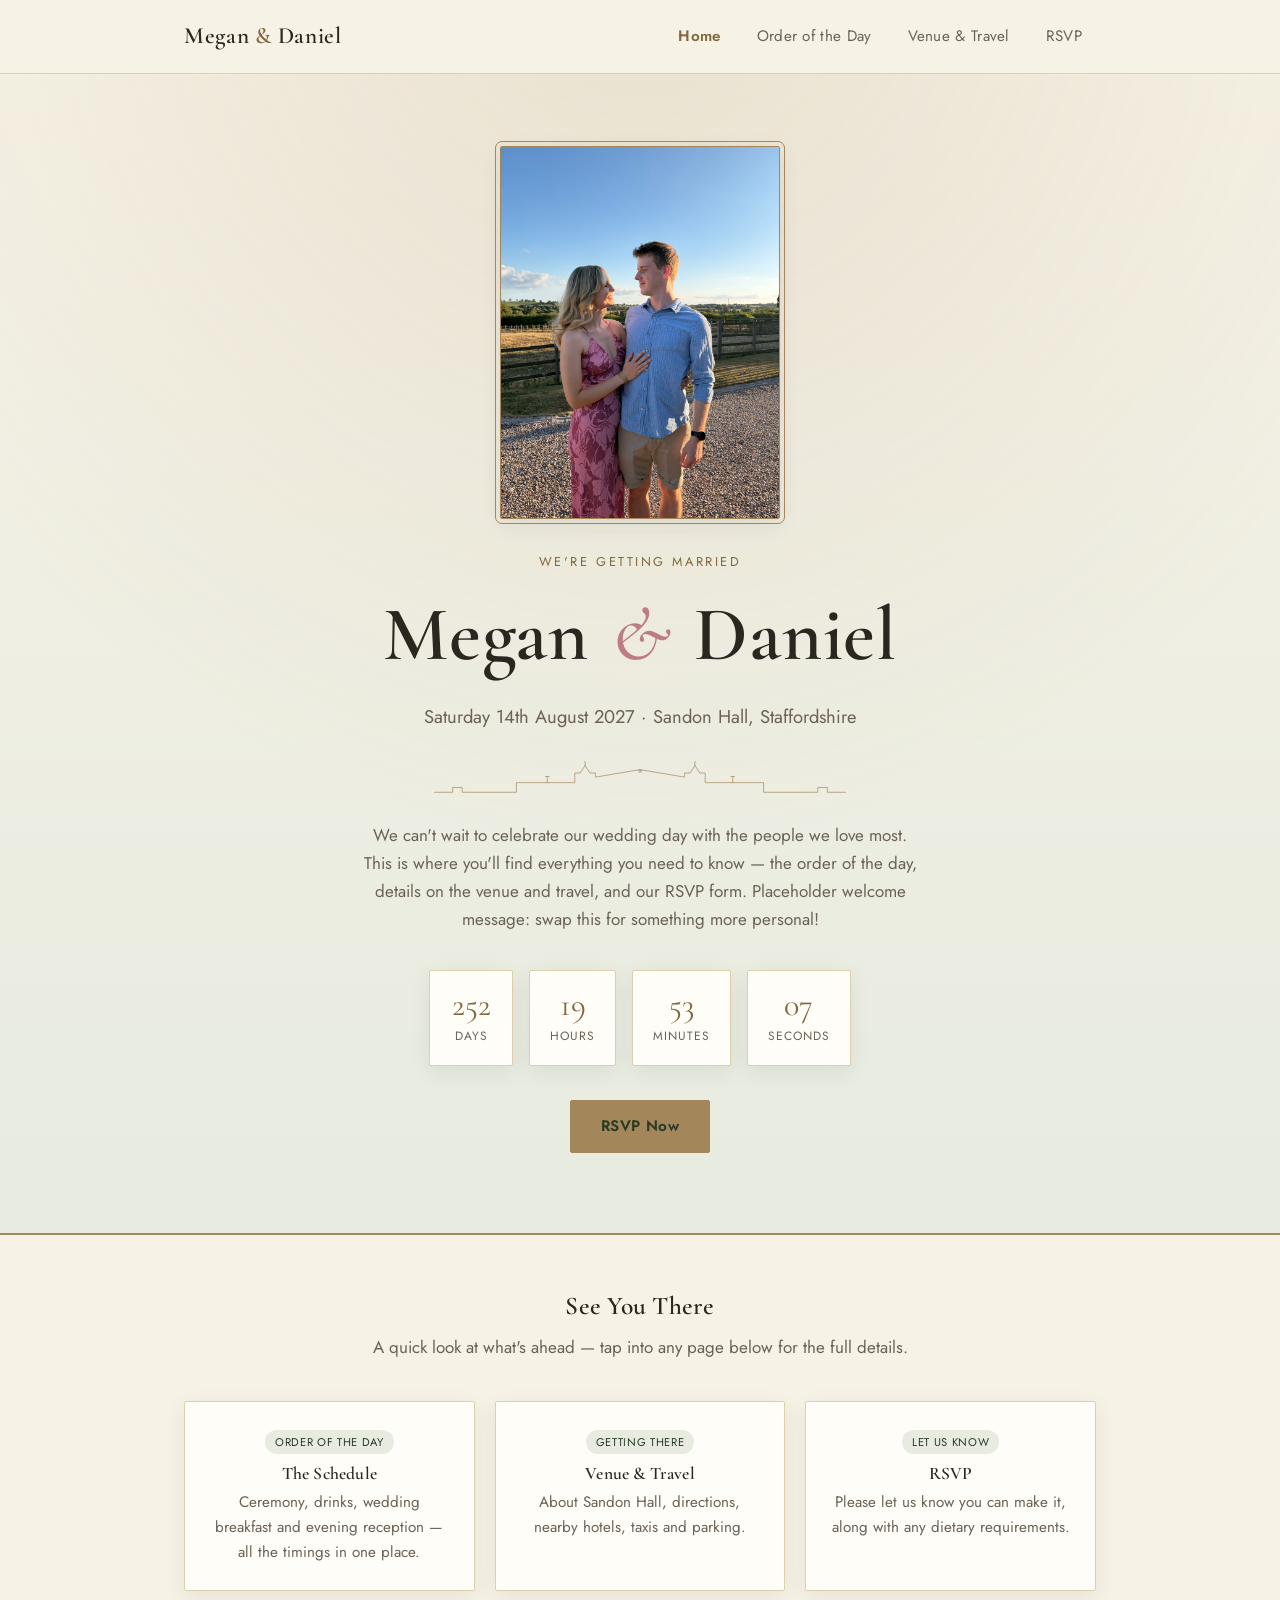
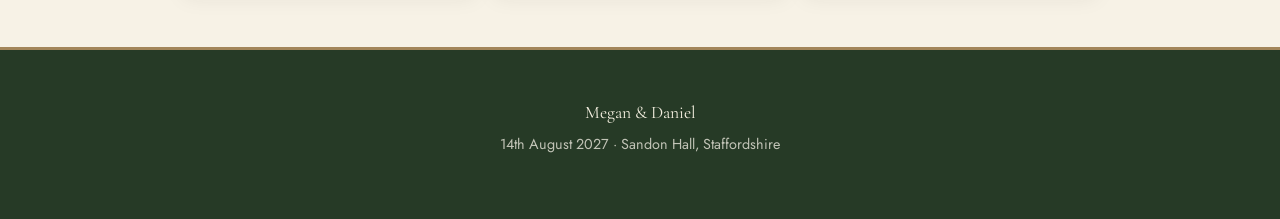
<file: index.html>
<!DOCTYPE html>
<html lang="en">
<head>
  <meta charset="UTF-8">
  <meta name="viewport" content="width=device-width, initial-scale=1.0">
  <title>Megan &amp; Daniel — We're Getting Married</title>
  <link rel="preconnect" href="https://fonts.googleapis.com">
  <link rel="preconnect" href="https://fonts.gstatic.com" crossorigin>
  <link href="https://fonts.googleapis.com/css2?family=Cormorant+Garamond:ital,wght@0,500;0,600;0,700;1,500&family=Jost:wght@400;500;600&display=swap" rel="stylesheet">
  <link rel="stylesheet" href="styles.css">
</head>
<body>

  <header class="site-header">
    <div class="container">
      <a href="index.html" class="site-brand">Megan <span>&amp;</span> Daniel</a>
      <button class="nav-toggle" aria-label="Toggle navigation" aria-expanded="false">
        <span></span>
        <span></span>
        <span></span>
      </button>
      <nav class="main-nav" aria-label="Primary">
        <ul>
          <li><a href="index.html" aria-current="page">Home</a></li>
          <li><a href="schedule.html">Order of the Day</a></li>
          <li><a href="venue.html">Venue &amp; Travel</a></li>
          <li><a href="rsvp.html">RSVP</a></li>
        </ul>
      </nav>
    </div>
  </header>

  <main>
    <section class="hero">
      <div class="container">
        <img
          src="assets/couple-photo-final.png"
          alt="Megan and Daniel"
          class="hero-photo"
        >
        <p class="hero-eyebrow">We're Getting Married</p>
        <h1>Megan <span class="amp">&amp;</span> Daniel</h1>
        <p class="hero-date">Saturday 14th August 2027 &middot; Sandon Hall, Staffordshire</p>

        <div class="hall-skyline" aria-hidden="true">
          <svg viewBox="0 -8 1200 96" preserveAspectRatio="xMidYMid meet" xmlns="http://www.w3.org/2000/svg">
            <g fill="none" stroke="currentColor" stroke-width="2" stroke-linejoin="round" stroke-linecap="round">
              <polyline id="hall-half" points="0,86 54,86 54,72 82,72 82,86 240,86 240,58 410,58 410,30 426,30 440,8 454,30 470,30 470,42 600,20" />
              <use href="#hall-half" transform="scale(-1,1) translate(-1200,0)" />
              <line x1="330" y1="58" x2="330" y2="40" />
              <line x1="325" y1="40" x2="335" y2="40" />
              <line x1="870" y1="58" x2="870" y2="40" />
              <line x1="865" y1="40" x2="875" y2="40" />
              <line x1="440" y1="8" x2="440" y2="-4" />
              <line x1="760" y1="8" x2="760" y2="-4" />
              <circle cx="600" cy="24" r="4" />
            </g>
          </svg>
        </div>

        <p class="hero-welcome">
          We can't wait to celebrate our wedding day with the people we love most.
          This is where you'll find everything you need to know — the order of the
          day, details on the venue and travel, and our RSVP form. Placeholder
          welcome message: swap this for something more personal!
        </p>

        <div class="countdown" data-countdown>
          <div class="countdown-item">
            <span class="countdown-number" data-days>--</span>
            <span class="countdown-label">Days</span>
          </div>
          <div class="countdown-item">
            <span class="countdown-number" data-hours>--</span>
            <span class="countdown-label">Hours</span>
          </div>
          <div class="countdown-item">
            <span class="countdown-number" data-minutes>--</span>
            <span class="countdown-label">Minutes</span>
          </div>
          <div class="countdown-item">
            <span class="countdown-number" data-seconds>--</span>
            <span class="countdown-label">Seconds</span>
          </div>
        </div>

        <a href="rsvp.html" class="btn btn-primary">RSVP Now</a>
      </div>
    </section>

    <section class="section">
      <div class="container text-center">
        <h2 class="section-title">See You There</h2>
        <p class="section-intro">
          A quick look at what's ahead — tap into any page below for the full details.
        </p>
        <div class="card-grid">
          <div class="card">
            <span class="card-tag">Order of the Day</span>
            <h3>The Schedule</h3>
            <p>Ceremony, drinks, wedding breakfast and evening reception — all the timings in one place.</p>
          </div>
          <div class="card">
            <span class="card-tag">Getting There</span>
            <h3>Venue &amp; Travel</h3>
            <p>About Sandon Hall, directions, nearby hotels, taxis and parking.</p>
          </div>
          <div class="card">
            <span class="card-tag">Let Us Know</span>
            <h3>RSVP</h3>
            <p>Please let us know you can make it, along with any dietary requirements.</p>
          </div>
        </div>
      </div>
    </section>
  </main>

  <footer class="site-footer">
    <div class="container">
      <p class="footer-names">Megan &amp; Daniel</p>
      <p>14th August 2027 &middot; Sandon Hall, Staffordshire</p>
    </div>
  </footer>

  <script src="script.js"></script>
</body>
</html>
</file>
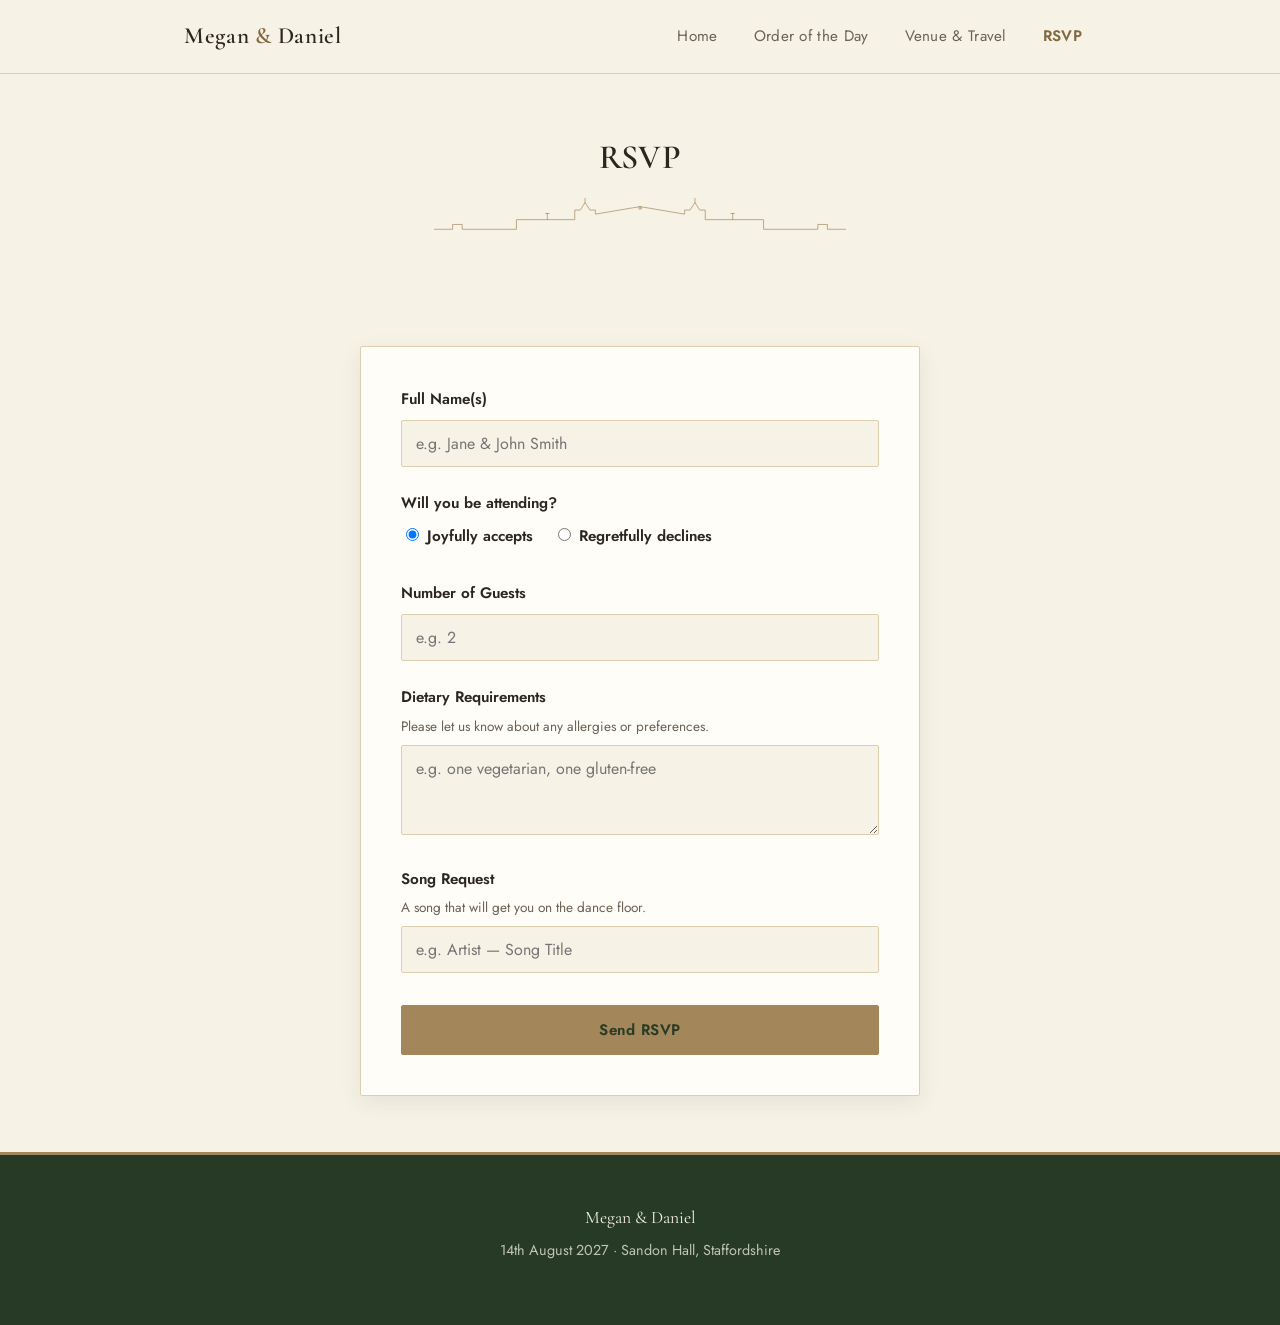
<file: rsvp.html>
<!DOCTYPE html>
<html lang="en">
<head>
  <meta charset="UTF-8">
  <meta name="viewport" content="width=device-width, initial-scale=1.0">
  <title>RSVP — Megan &amp; Daniel</title>
  <link rel="preconnect" href="https://fonts.googleapis.com">
  <link rel="preconnect" href="https://fonts.gstatic.com" crossorigin>
  <link href="https://fonts.googleapis.com/css2?family=Cormorant+Garamond:ital,wght@0,500;0,600;0,700;1,500&family=Jost:wght@400;500;600&display=swap" rel="stylesheet">
  <link rel="stylesheet" href="styles.css">
</head>
<body>

  <header class="site-header">
    <div class="container">
      <a href="index.html" class="site-brand">Megan <span>&amp;</span> Daniel</a>
      <button class="nav-toggle" aria-label="Toggle navigation" aria-expanded="false">
        <span></span>
        <span></span>
        <span></span>
      </button>
      <nav class="main-nav" aria-label="Primary">
        <ul>
          <li><a href="index.html">Home</a></li>
          <li><a href="schedule.html">Order of the Day</a></li>
          <li><a href="venue.html">Venue &amp; Travel</a></li>
          <li><a href="rsvp.html" aria-current="page">RSVP</a></li>
        </ul>
      </nav>
    </div>
  </header>

  <main>
    <div class="page-header">
      <h1>RSVP</h1>
      <div class="hall-skyline" aria-hidden="true">
        <svg viewBox="0 -8 1200 96" preserveAspectRatio="xMidYMid meet" xmlns="http://www.w3.org/2000/svg">
          <g fill="none" stroke="currentColor" stroke-width="2" stroke-linejoin="round" stroke-linecap="round">
            <polyline id="hall-half" points="0,86 54,86 54,72 82,72 82,86 240,86 240,58 410,58 410,30 426,30 440,8 454,30 470,30 470,42 600,20" />
            <use href="#hall-half" transform="scale(-1,1) translate(-1200,0)" />
            <line x1="330" y1="58" x2="330" y2="40" />
            <line x1="325" y1="40" x2="335" y2="40" />
            <line x1="870" y1="58" x2="870" y2="40" />
            <line x1="865" y1="40" x2="875" y2="40" />
            <line x1="440" y1="8" x2="440" y2="-4" />
            <line x1="760" y1="8" x2="760" y2="-4" />
            <circle cx="600" cy="24" r="4" />
          </g>
        </svg>
      </div>
    </div>

    <section class="section">
      <div class="container">

        <!--
          Submissions are sent via Formspree (form ID xgawzepa, registered
          to adam.grew@btinternet.com) to that inbox — script.js POSTs this
          form to the endpoint below with fetch.
        -->
        <form class="rsvp-form" data-rsvp-form action="https://formspree.io/f/xgawzepa" method="POST">

          <div class="form-group">
            <label for="name">Full Name(s)</label>
            <input type="text" id="name" name="name" placeholder="e.g. Jane &amp; John Smith" required>
          </div>

          <div class="form-group">
            <fieldset>
              <legend>Will you be attending?</legend>
              <div class="radio-group">
                <label class="radio-option">
                  <input type="radio" name="attending" value="yes" checked>
                  Joyfully accepts
                </label>
                <label class="radio-option">
                  <input type="radio" name="attending" value="no">
                  Regretfully declines
                </label>
              </div>
            </fieldset>
          </div>

          <div class="form-group">
            <label for="guests">Number of Guests</label>
            <input type="number" id="guests" name="guests" min="0" max="10" placeholder="e.g. 2">
          </div>

          <div class="form-group">
            <label for="dietary">Dietary Requirements
              <span class="hint">Please let us know about any allergies or preferences.</span>
            </label>
            <textarea id="dietary" name="dietary" placeholder="e.g. one vegetarian, one gluten-free"></textarea>
          </div>

          <div class="form-group">
            <label for="song">Song Request
              <span class="hint">A song that will get you on the dance floor.</span>
            </label>
            <input type="text" id="song" name="song" placeholder="e.g. Artist — Song Title">
          </div>

          <div class="form-submit">
            <button type="submit" class="btn btn-primary">Send RSVP</button>
          </div>
        </form>

        <p class="form-note form-error" data-rsvp-error>Sorry, something went wrong sending your RSVP. Please try again or email us directly.</p>

        <div class="form-success" data-rsvp-success>
          <h2>Thank You!</h2>
          <p>Your RSVP has been received. We can't wait to celebrate with you.</p>
        </div>

      </div>
    </section>
  </main>

  <footer class="site-footer">
    <div class="container">
      <p class="footer-names">Megan &amp; Daniel</p>
      <p>14th August 2027 &middot; Sandon Hall, Staffordshire</p>
    </div>
  </footer>

  <script src="script.js"></script>
</body>
</html>
</file>
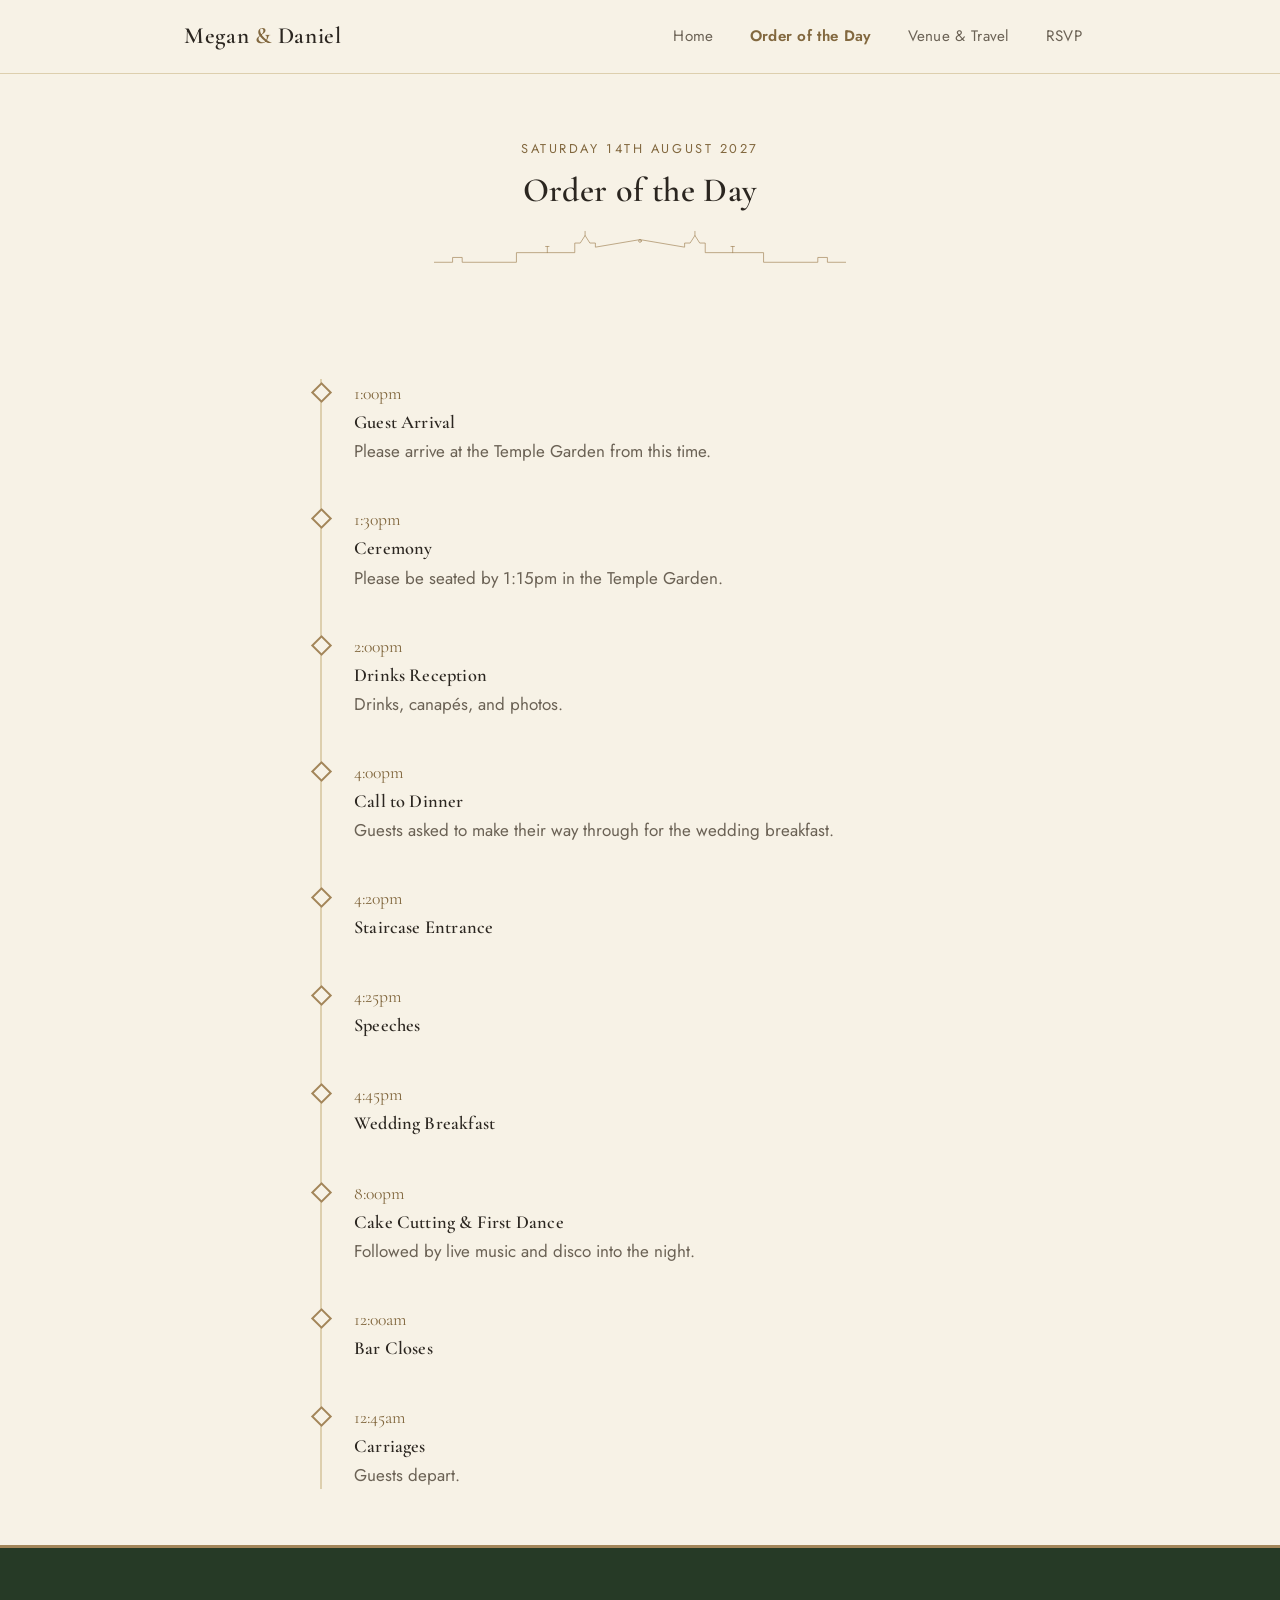
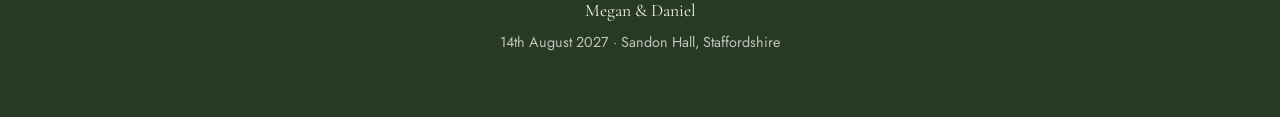
<file: schedule.html>
<!DOCTYPE html>
<html lang="en">
<head>
  <meta charset="UTF-8">
  <meta name="viewport" content="width=device-width, initial-scale=1.0">
  <title>Order of the Day — Megan &amp; Daniel</title>
  <link rel="preconnect" href="https://fonts.googleapis.com">
  <link rel="preconnect" href="https://fonts.gstatic.com" crossorigin>
  <link href="https://fonts.googleapis.com/css2?family=Cormorant+Garamond:ital,wght@0,500;0,600;0,700;1,500&family=Jost:wght@400;500;600&display=swap" rel="stylesheet">
  <link rel="stylesheet" href="styles.css">
</head>
<body>

  <header class="site-header">
    <div class="container">
      <a href="index.html" class="site-brand">Megan <span>&amp;</span> Daniel</a>
      <button class="nav-toggle" aria-label="Toggle navigation" aria-expanded="false">
        <span></span>
        <span></span>
        <span></span>
      </button>
      <nav class="main-nav" aria-label="Primary">
        <ul>
          <li><a href="index.html">Home</a></li>
          <li><a href="schedule.html" aria-current="page">Order of the Day</a></li>
          <li><a href="venue.html">Venue &amp; Travel</a></li>
          <li><a href="rsvp.html">RSVP</a></li>
        </ul>
      </nav>
    </div>
  </header>

  <main>
    <div class="page-header">
      <p class="hero-eyebrow">Saturday 14th August 2027</p>
      <h1>Order of the Day</h1>
      <div class="hall-skyline" aria-hidden="true">
        <svg viewBox="0 -8 1200 96" preserveAspectRatio="xMidYMid meet" xmlns="http://www.w3.org/2000/svg">
          <g fill="none" stroke="currentColor" stroke-width="2" stroke-linejoin="round" stroke-linecap="round">
            <polyline id="hall-half" points="0,86 54,86 54,72 82,72 82,86 240,86 240,58 410,58 410,30 426,30 440,8 454,30 470,30 470,42 600,20" />
            <use href="#hall-half" transform="scale(-1,1) translate(-1200,0)" />
            <line x1="330" y1="58" x2="330" y2="40" />
            <line x1="325" y1="40" x2="335" y2="40" />
            <line x1="870" y1="58" x2="870" y2="40" />
            <line x1="865" y1="40" x2="875" y2="40" />
            <line x1="440" y1="8" x2="440" y2="-4" />
            <line x1="760" y1="8" x2="760" y2="-4" />
            <circle cx="600" cy="24" r="4" />
          </g>
        </svg>
      </div>
    </div>

    <section class="section">
      <div class="container">
        <ol class="timeline">
          <li class="timeline-item">
            <span class="timeline-time">1:00pm</span>
            <h3 class="timeline-title">Guest Arrival</h3>
            <p class="timeline-desc">Please arrive at the Temple Garden from this time.</p>
          </li>
          <li class="timeline-item">
            <span class="timeline-time">1:30pm</span>
            <h3 class="timeline-title">Ceremony</h3>
            <p class="timeline-desc">Please be seated by 1:15pm in the Temple Garden.</p>
          </li>
          <li class="timeline-item">
            <span class="timeline-time">2:00pm</span>
            <h3 class="timeline-title">Drinks Reception</h3>
            <p class="timeline-desc">Drinks, canap&eacute;s, and photos.</p>
          </li>
          <li class="timeline-item">
            <span class="timeline-time">4:00pm</span>
            <h3 class="timeline-title">Call to Dinner</h3>
            <p class="timeline-desc">Guests asked to make their way through for the wedding breakfast.</p>
          </li>
          <li class="timeline-item">
            <span class="timeline-time">4:20pm</span>
            <h3 class="timeline-title">Staircase Entrance</h3>
          </li>
          <li class="timeline-item">
            <span class="timeline-time">4:25pm</span>
            <h3 class="timeline-title">Speeches</h3>
          </li>
          <li class="timeline-item">
            <span class="timeline-time">4:45pm</span>
            <h3 class="timeline-title">Wedding Breakfast</h3>
          </li>
          <li class="timeline-item">
            <span class="timeline-time">8:00pm</span>
            <h3 class="timeline-title">Cake Cutting &amp; First Dance</h3>
            <p class="timeline-desc">Followed by live music and disco into the night.</p>
          </li>
          <li class="timeline-item">
            <span class="timeline-time">12:00am</span>
            <h3 class="timeline-title">Bar Closes</h3>
          </li>
          <li class="timeline-item">
            <span class="timeline-time">12:45am</span>
            <h3 class="timeline-title">Carriages</h3>
            <p class="timeline-desc">Guests depart.</p>
          </li>
        </ol>
      </div>
    </section>
  </main>

  <footer class="site-footer">
    <div class="container">
      <p class="footer-names">Megan &amp; Daniel</p>
      <p>14th August 2027 &middot; Sandon Hall, Staffordshire</p>
    </div>
  </footer>

  <script src="script.js"></script>
</body>
</html>
</file>
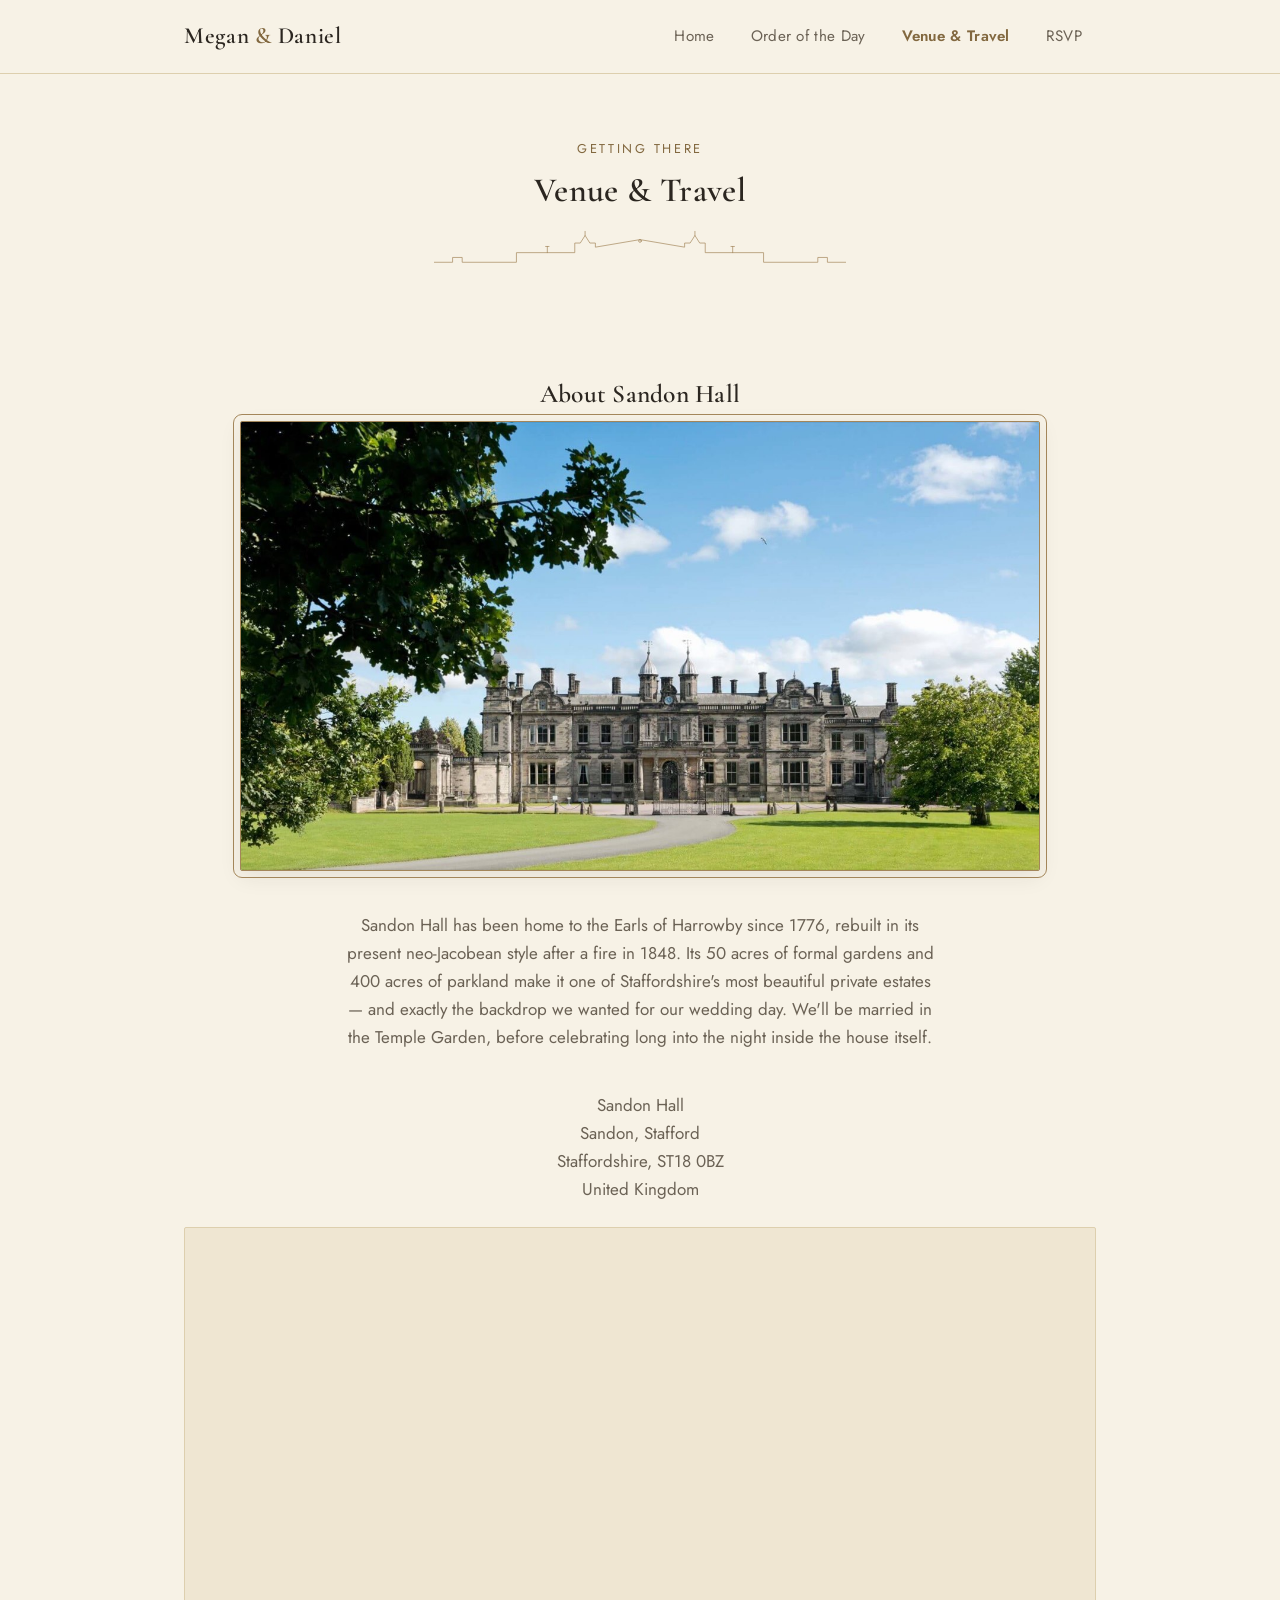
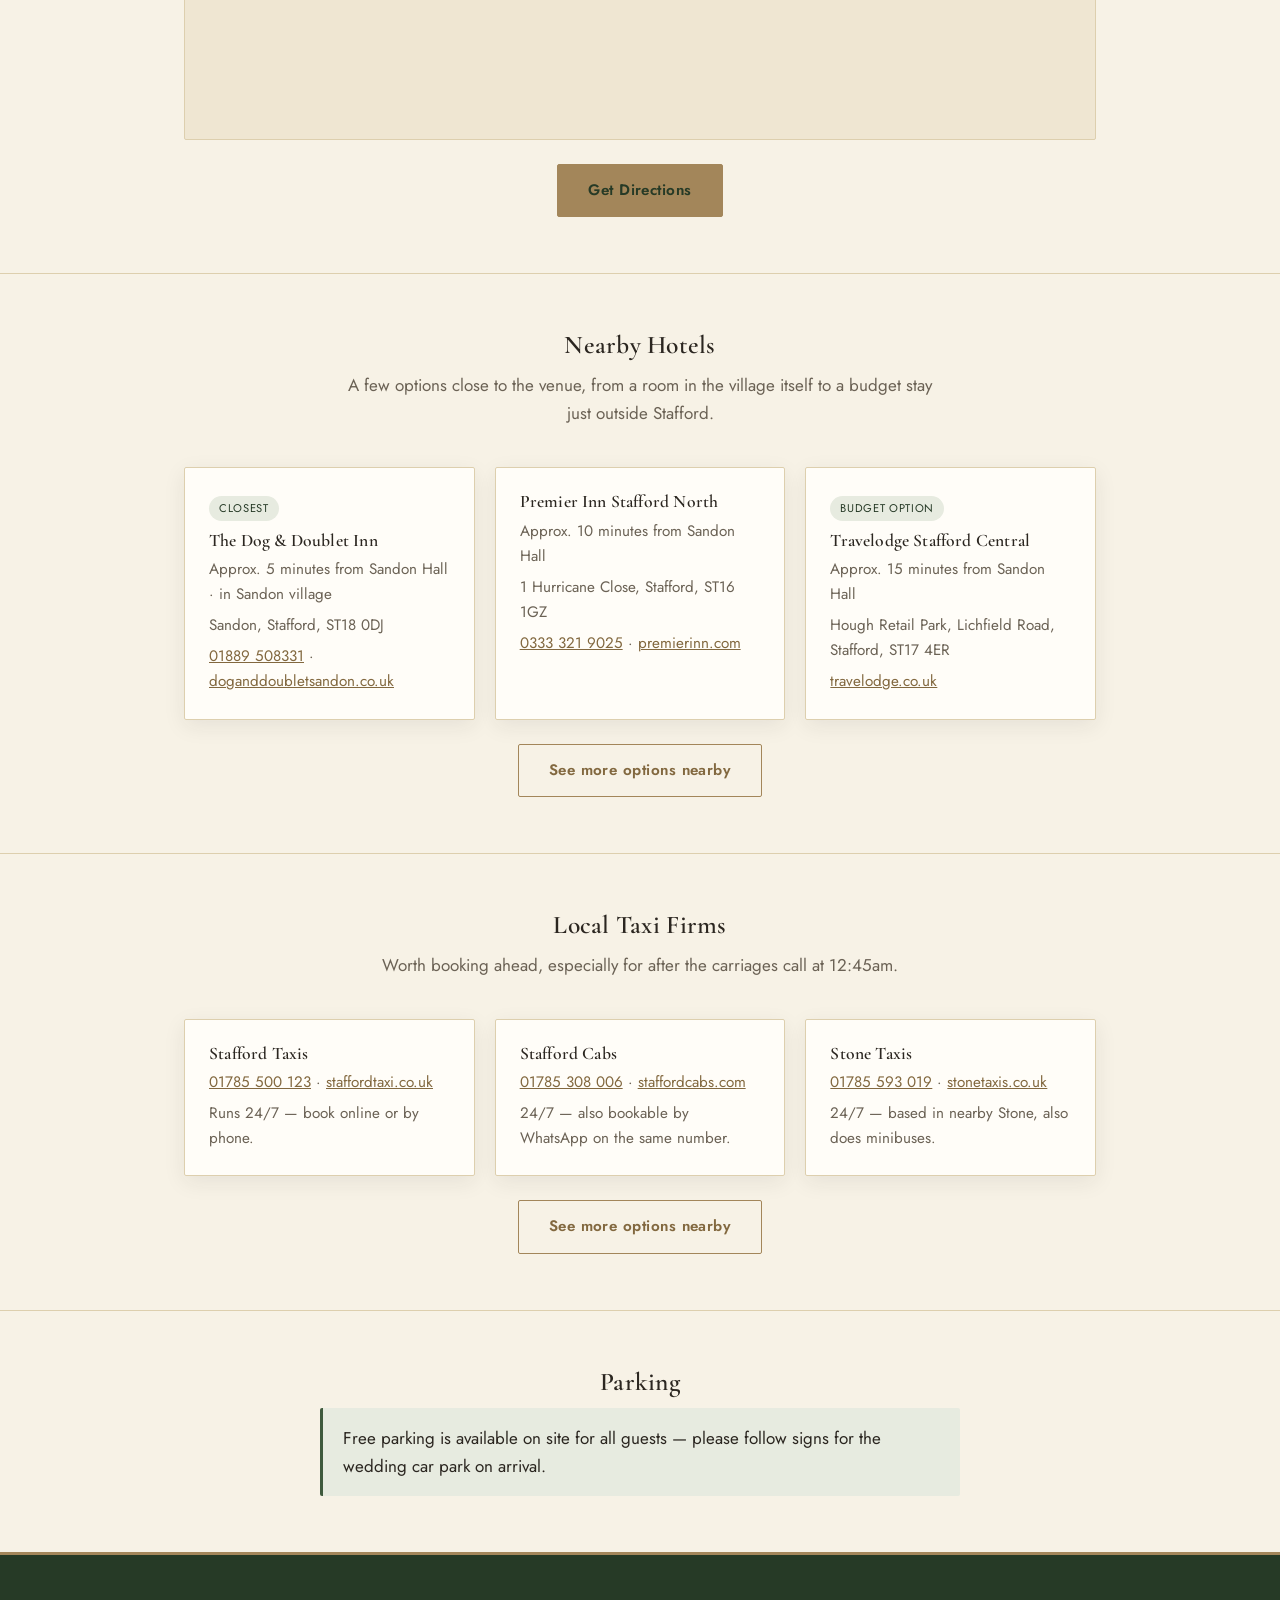
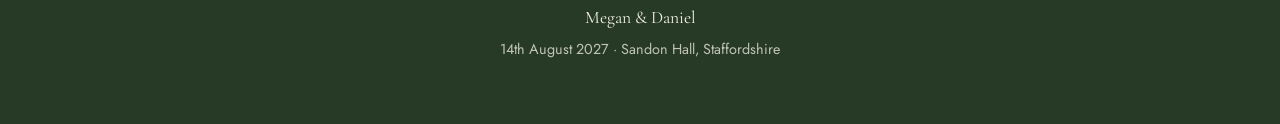
<file: venue.html>
<!DOCTYPE html>
<html lang="en">
<head>
  <meta charset="UTF-8">
  <meta name="viewport" content="width=device-width, initial-scale=1.0">
  <title>Venue &amp; Travel — Megan &amp; Daniel</title>
  <link rel="preconnect" href="https://fonts.googleapis.com">
  <link rel="preconnect" href="https://fonts.gstatic.com" crossorigin>
  <link href="https://fonts.googleapis.com/css2?family=Cormorant+Garamond:ital,wght@0,500;0,600;0,700;1,500&family=Jost:wght@400;500;600&display=swap" rel="stylesheet">
  <link rel="stylesheet" href="styles.css">
</head>
<body>

  <header class="site-header">
    <div class="container">
      <a href="index.html" class="site-brand">Megan <span>&amp;</span> Daniel</a>
      <button class="nav-toggle" aria-label="Toggle navigation" aria-expanded="false">
        <span></span>
        <span></span>
        <span></span>
      </button>
      <nav class="main-nav" aria-label="Primary">
        <ul>
          <li><a href="index.html">Home</a></li>
          <li><a href="schedule.html">Order of the Day</a></li>
          <li><a href="venue.html" aria-current="page">Venue &amp; Travel</a></li>
          <li><a href="rsvp.html">RSVP</a></li>
        </ul>
      </nav>
    </div>
  </header>

  <main>
    <div class="page-header">
      <p class="hero-eyebrow">Getting There</p>
      <h1>Venue &amp; Travel</h1>
      <div class="hall-skyline" aria-hidden="true">
        <svg viewBox="0 -8 1200 96" preserveAspectRatio="xMidYMid meet" xmlns="http://www.w3.org/2000/svg">
          <g fill="none" stroke="currentColor" stroke-width="2" stroke-linejoin="round" stroke-linecap="round">
            <polyline id="hall-half" points="0,86 54,86 54,72 82,72 82,86 240,86 240,58 410,58 410,30 426,30 440,8 454,30 470,30 470,42 600,20" />
            <use href="#hall-half" transform="scale(-1,1) translate(-1200,0)" />
            <line x1="330" y1="58" x2="330" y2="40" />
            <line x1="325" y1="40" x2="335" y2="40" />
            <line x1="870" y1="58" x2="870" y2="40" />
            <line x1="865" y1="40" x2="875" y2="40" />
            <line x1="440" y1="8" x2="440" y2="-4" />
            <line x1="760" y1="8" x2="760" y2="-4" />
            <circle cx="600" cy="24" r="4" />
          </g>
        </svg>
      </div>
    </div>

    <!-- About Sandon Hall -->
    <section class="section">
      <div class="container">
        <h2 class="section-title text-center">About Sandon Hall</h2>

        <img
          src="assets/sandon-hall.jpg"
          alt="Sandon Hall, a Staffordshire country house, viewed from the front lawn"
          class="venue-photo"
        >

        <p class="section-intro">
          Sandon Hall has been home to the Earls of Harrowby since 1776,
          rebuilt in its present neo-Jacobean style after a fire in 1848. Its
          50 acres of formal gardens and 400 acres of parkland make it one of
          Staffordshire's most beautiful private estates — and exactly the
          backdrop we wanted for our wedding day. We'll be married in the
          Temple Garden, before celebrating long into the night inside the
          house itself.
        </p>

        <div class="address-block">
          <address>
            Sandon Hall<br>
            Sandon, Stafford<br>
            Staffordshire, ST18 0BZ<br>
            United Kingdom
          </address>
        </div>

        <div class="map-embed">
          <iframe
            src="https://www.google.com/maps?q=Sandon+Hall,+Sandon,+Stafford,+Staffordshire,+ST18+0BZ,+United+Kingdom&output=embed"
            title="Map showing the location of Sandon Hall"
            allowfullscreen
            loading="lazy"
            referrerpolicy="no-referrer-when-downgrade"></iframe>
        </div>

        <p class="map-actions">
          <a
            href="https://www.google.com/maps/dir/?api=1&destination=Sandon+Hall,+Sandon,+Stafford,+Staffordshire,+ST18+0BZ,+United+Kingdom"
            target="_blank"
            rel="noopener"
            class="btn btn-primary"
          >Get Directions</a>
        </p>
      </div>
    </section>

    <!-- Hotels -->
    <section class="section">
      <div class="container">
        <h2 class="section-title text-center">Nearby Hotels</h2>
        <p class="section-intro">
          A few options close to the venue, from a room in the village itself
          to a budget stay just outside Stafford.
        </p>
        <div class="card-grid">
          <div class="card">
            <span class="card-tag">Closest</span>
            <h3>The Dog &amp; Doublet Inn</h3>
            <p>Approx. 5 minutes from Sandon Hall &middot; in Sandon village</p>
            <p>Sandon, Stafford, ST18 0DJ</p>
            <p><a href="tel:01889508331">01889 508331</a> &middot; <a href="https://www.doganddoubletsandon.co.uk" target="_blank" rel="noopener">doganddoubletsandon.co.uk</a></p>
          </div>
          <div class="card">
            <h3>Premier Inn Stafford North</h3>
            <p>Approx. 10 minutes from Sandon Hall</p>
            <p>1 Hurricane Close, Stafford, ST16 1GZ</p>
            <p><a href="tel:03333219025">0333 321 9025</a> &middot; <a href="https://www.premierinn.com/gb/en/hotels/england/staffordshire/stafford/stafford-north-hurricane.html" target="_blank" rel="noopener">premierinn.com</a></p>
          </div>
          <div class="card">
            <span class="card-tag">Budget option</span>
            <h3>Travelodge Stafford Central</h3>
            <p>Approx. 15 minutes from Sandon Hall</p>
            <p>Hough Retail Park, Lichfield Road, Stafford, ST17 4ER</p>
            <p><a href="https://www.travelodge.co.uk/hotels/386/Stafford-Central-hotel" target="_blank" rel="noopener">travelodge.co.uk</a></p>
          </div>
        </div>
        <p class="map-actions">
          <a
            href="https://www.google.com/maps/search/hotels/@52.8459,-2.1349,13z"
            target="_blank"
            rel="noopener"
            class="btn btn-secondary"
          >See more options nearby</a>
        </p>
      </div>
    </section>

    <!-- Taxis -->
    <section class="section">
      <div class="container">
        <h2 class="section-title text-center">Local Taxi Firms</h2>
        <p class="section-intro">
          Worth booking ahead, especially for after the carriages call at
          12:45am.
        </p>
        <div class="card-grid">
          <div class="card">
            <h3>Stafford Taxis</h3>
            <p><a href="tel:01785500123">01785 500 123</a> &middot; <a href="https://www.staffordtaxi.co.uk" target="_blank" rel="noopener">staffordtaxi.co.uk</a></p>
            <p>Runs 24/7 &mdash; book online or by phone.</p>
          </div>
          <div class="card">
            <h3>Stafford Cabs</h3>
            <p><a href="tel:01785308006">01785 308 006</a> &middot; <a href="https://staffordcabs.com" target="_blank" rel="noopener">staffordcabs.com</a></p>
            <p>24/7 &mdash; also bookable by WhatsApp on the same number.</p>
          </div>
          <div class="card">
            <h3>Stone Taxis</h3>
            <p><a href="tel:01785593019">01785 593 019</a> &middot; <a href="https://www.stonetaxis.co.uk" target="_blank" rel="noopener">stonetaxis.co.uk</a></p>
            <p>24/7 &mdash; based in nearby Stone, also does minibuses.</p>
          </div>
        </div>
        <p class="map-actions">
          <a
            href="https://www.google.com/maps/search/taxis/@52.8459,-2.1349,13z"
            target="_blank"
            rel="noopener"
            class="btn btn-secondary"
          >See more options nearby</a>
        </p>
      </div>
    </section>

    <!-- Parking -->
    <section class="section">
      <div class="container">
        <h2 class="section-title text-center">Parking</h2>
        <div class="note">
          <p>
            Free parking is available on site for all guests — please follow
            signs for the wedding car park on arrival.
          </p>
        </div>
      </div>
    </section>
  </main>

  <footer class="site-footer">
    <div class="container">
      <p class="footer-names">Megan &amp; Daniel</p>
      <p>14th August 2027 &middot; Sandon Hall, Staffordshire</p>
    </div>
  </footer>

  <script src="script.js"></script>
</body>
</html>
</file>
<file: styles.css>
/* =========================================================
   Megan & Daniel's Wedding — shared stylesheet
   Palette drawn from three real sources: Sandon Hall's stone
   facade (stone-gold), its parkland (parkland green), and the
   dress Meg wore the evening they got engaged (blush — used
   sparingly, as a signature rather than a base colour).
   ========================================================= */

:root {
  /* Palette */
  --color-bg: #f7f2e6;          /* parchment */
  --color-bg-alt: #efe6d2;      /* deeper parchment, for panels */
  --color-surface: #fffdf8;     /* cards */
  --color-text: #2b2620;        /* ink */
  --color-text-muted: #6b6255;  /* softer ink */
  --color-border: #ddcfae;      /* hairline, stone-tinted */

  --color-parkland: #3f5a3d;      /* parkland green (secondary accent) */
  --color-parkland-dark: #263a26; /* pressed / hover state, footer band */
  --color-parkland-soft: #e7ebe0; /* pale green backgrounds */

  --color-stone: #a3865a;        /* stone-gold — buttons & dividers */
  --color-stone-dark: #82683f;   /* stone hover / pressed state */
  --color-stone-soft: #efe3c8;   /* pale stone tint */

  --color-blush: #bd7c85;       /* signature accent — used once or twice */
  --color-cream: #f5f0e1;       /* warm off-white text on deep bg */

  /* Type */
  --font-heading: "Cormorant Garamond", Georgia, "Times New Roman", serif;
  --font-body: "Jost", "Helvetica Neue", Arial, sans-serif;

  /* Layout */
  --max-width: 960px;
  --radius: 2px;
  --shadow-soft: 0 6px 22px rgba(43, 38, 32, 0.08);
}

/* ---------- Reset ---------- */
* {
  box-sizing: border-box;
}

html {
  scroll-behavior: smooth;
}

body {
  margin: 0;
  background-color: var(--color-bg);
  color: var(--color-text);
  font-family: var(--font-body);
  font-size: 17px;
  line-height: 1.65;
  -webkit-font-smoothing: antialiased;
}

img {
  max-width: 100%;
  display: block;
}

a {
  color: var(--color-stone-dark);
}

h1, h2, h3, h4 {
  font-family: var(--font-heading);
  font-weight: 600;
  line-height: 1.15;
  letter-spacing: 0.01em;
  margin: 0 0 0.5em;
  color: var(--color-text);
}

p {
  margin: 0 0 1em;
}

ul {
  margin: 0;
  padding: 0;
}

.container {
  width: 100%;
  max-width: var(--max-width);
  margin: 0 auto;
  padding: 0 24px;
}

/* ---------- Header / Nav ---------- */
.site-header {
  background-color: var(--color-bg);
  border-bottom: 1px solid var(--color-border);
  position: sticky;
  top: 0;
  z-index: 100;
}

.site-header .container {
  display: flex;
  align-items: center;
  justify-content: space-between;
  padding-top: 16px;
  padding-bottom: 16px;
}

.site-brand {
  font-family: var(--font-heading);
  font-size: 1.45rem;
  font-weight: 600;
  letter-spacing: 0.03em;
  text-decoration: none;
  color: var(--color-text);
}

.site-brand span {
  color: var(--color-stone-dark);
}

.nav-toggle {
  display: none;
  flex-direction: column;
  justify-content: center;
  gap: 5px;
  width: 32px;
  height: 32px;
  background: none;
  border: none;
  cursor: pointer;
  padding: 0;
}

.nav-toggle span {
  display: block;
  height: 2px;
  width: 100%;
  background-color: var(--color-text);
  border-radius: 2px;
  transition: transform 0.2s ease, opacity 0.2s ease;
}

.main-nav ul {
  display: flex;
  list-style: none;
  gap: 8px;
}

.main-nav a {
  display: inline-block;
  padding: 8px 14px;
  text-decoration: none;
  color: var(--color-text-muted);
  font-size: 0.95rem;
  letter-spacing: 0.02em;
  border-radius: var(--radius);
  transition: background-color 0.2s ease, color 0.2s ease;
}

.main-nav a:hover {
  color: var(--color-parkland-dark);
  background-color: var(--color-parkland-soft);
}

.main-nav a[aria-current="page"] {
  color: var(--color-stone-dark);
  font-weight: 600;
}

@media (max-width: 700px) {
  .nav-toggle {
    display: flex;
  }

  .main-nav {
    display: none;
    width: 100%;
  }

  .main-nav.is-open {
    display: block;
  }

  .site-header .container {
    flex-wrap: wrap;
  }

  .main-nav ul {
    flex-direction: column;
    gap: 2px;
    padding-bottom: 16px;
  }

  .main-nav a {
    padding: 12px 14px;
  }
}

/* ---------- Hero ---------- */
.hero {
  text-align: center;
  padding: 72px 24px 80px;
  background:
    radial-gradient(120% 140% at 50% -10%, rgba(163, 134, 90, 0.16) 0%, rgba(163, 134, 90, 0) 55%),
    linear-gradient(180deg, var(--color-bg) 0%, var(--color-parkland-soft) 100%);
  border-bottom: 2px solid var(--color-stone);
}

.hero-photo {
  width: clamp(180px, 26vw, 280px);
  aspect-ratio: 3 / 4;
  object-fit: cover;
  object-position: center 20%;
  border-radius: var(--radius);
  border: 1px solid var(--color-stone);
  outline: 1px solid var(--color-stone);
  outline-offset: 4px;
  box-shadow: var(--shadow-soft);
  margin: 0 auto 32px;
}

.hero-eyebrow {
  text-transform: uppercase;
  letter-spacing: 0.2em;
  font-size: 0.8rem;
  color: var(--color-stone-dark);
  margin-bottom: 18px;
}

.hero h1 {
  font-size: clamp(2.8rem, 7.5vw, 4.8rem);
  margin-bottom: 0.3em;
  color: var(--color-text);
}

.hero h1 .amp {
  color: var(--color-blush);
  font-style: italic;
  font-weight: 500;
  padding: 0 0.06em;
}

.hero .hero-date {
  font-size: 1.15rem;
  color: var(--color-text-muted);
  margin-bottom: 1.5em;
}

.hero .hero-welcome {
  max-width: 560px;
  margin: 0 auto 2.2em;
  color: var(--color-text-muted);
}

.divider {
  width: 60px;
  height: 2px;
  background-color: var(--color-stone);
  margin: 24px auto;
  border: none;
}

/* ---------- Hall skyline motif ---------- */
/* A line drawing of Sandon Hall's own roofline — gate piers, twin
   turrets, the central pediment and clock — standing in for a
   generic divider on every page. */
.hall-skyline {
  max-width: 460px;
  margin: 20px auto 28px;
  padding: 0 24px;
  color: var(--color-stone);
}

.hall-skyline svg {
  width: 100%;
  height: auto;
  display: block;
}

/* ---------- Countdown ---------- */
.countdown {
  display: flex;
  justify-content: center;
  gap: 16px;
  flex-wrap: wrap;
  margin: 0 auto 2em;
}

.countdown .countdown-item {
  background-color: var(--color-surface);
  border: 1px solid var(--color-border);
  border-radius: var(--radius);
  padding: 18px 20px;
  min-width: 84px;
  box-shadow: var(--shadow-soft);
}

.countdown .countdown-number {
  display: block;
  font-family: var(--font-heading);
  font-size: 2rem;
  color: var(--color-stone-dark);
  line-height: 1;
}

.countdown .countdown-label {
  display: block;
  margin-top: 6px;
  font-size: 0.75rem;
  letter-spacing: 0.08em;
  text-transform: uppercase;
  color: var(--color-text-muted);
}

/* ---------- Buttons ---------- */
.btn {
  display: inline-block;
  padding: 13px 30px;
  border-radius: var(--radius);
  text-decoration: none;
  font-size: 0.95rem;
  font-weight: 600;
  letter-spacing: 0.03em;
  border: 1px solid var(--color-stone);
  transition: background-color 0.2s ease, color 0.2s ease, transform 0.2s ease;
  cursor: pointer;
  font-family: var(--font-body);
}

.btn-primary {
  background-color: var(--color-stone);
  color: var(--color-parkland-dark);
}

.btn-primary:hover {
  background-color: var(--color-stone-dark);
  border-color: var(--color-stone-dark);
  color: var(--color-cream);
  transform: translateY(-1px);
}

.btn-secondary {
  background-color: transparent;
  color: var(--color-stone-dark);
}

.btn-secondary:hover {
  background-color: var(--color-stone-soft);
}

/* ---------- Page sections ---------- */
.page-header {
  text-align: center;
  padding: 64px 24px 32px;
}

.page-header .hero-eyebrow {
  color: var(--color-stone-dark);
  margin-bottom: 12px;
}

.section {
  padding: 56px 0;
}

.section + .section {
  border-top: 1px solid var(--color-border);
}

.section-title {
  text-align: center;
  margin-bottom: 12px;
}

.section-intro {
  text-align: center;
  max-width: 600px;
  margin: 0 auto 40px;
  color: var(--color-text-muted);
}

/* ---------- Timeline (Schedule page) ---------- */
.timeline {
  list-style: none;
  max-width: 640px;
  margin: 0 auto;
  position: relative;
  padding-left: 32px;
  border-left: 2px solid var(--color-border);
}

.timeline-item {
  position: relative;
  padding-bottom: 40px;
}

.timeline-item:last-child {
  padding-bottom: 0;
}

.timeline-item::before {
  content: "";
  position: absolute;
  left: -40px;
  top: 6px;
  width: 11px;
  height: 11px;
  background-color: var(--color-bg);
  border: 2.5px solid var(--color-stone);
  transform: rotate(45deg);
}

.timeline-time {
  display: block;
  font-family: var(--font-heading);
  font-size: 1.1rem;
  color: var(--color-stone-dark);
  margin-bottom: 4px;
}

.timeline-title {
  margin: 0 0 4px;
  font-size: 1.15rem;
}

.timeline-desc {
  margin: 0;
  color: var(--color-text-muted);
}

/* ---------- Cards (venue, hotels, taxis) ---------- */
.card-grid {
  display: grid;
  grid-template-columns: repeat(auto-fit, minmax(240px, 1fr));
  gap: 20px;
}

.card {
  background-color: var(--color-surface);
  border: 1px solid var(--color-border);
  border-radius: var(--radius);
  padding: 24px;
  box-shadow: var(--shadow-soft);
}

.card h3 {
  font-size: 1.1rem;
  margin-bottom: 6px;
}

.card p {
  color: var(--color-text-muted);
  margin-bottom: 6px;
  font-size: 0.95rem;
}

.card p:last-child {
  margin-bottom: 0;
}

.card .card-tag {
  display: inline-block;
  font-size: 0.7rem;
  text-transform: uppercase;
  letter-spacing: 0.06em;
  color: var(--color-parkland-dark);
  background-color: var(--color-parkland-soft);
  padding: 3px 10px;
  border-radius: 20px;
  margin-bottom: 10px;
}

/* ---------- Venue photo ---------- */
.venue-photo {
  width: 100%;
  max-width: 800px;
  aspect-ratio: 16 / 9;
  object-fit: cover;
  border-radius: var(--radius);
  border: 1px solid var(--color-stone);
  outline: 1px solid var(--color-stone);
  outline-offset: 6px;
  box-shadow: var(--shadow-soft);
  margin: 0 auto 40px;
}

/* ---------- Map ---------- */
.map-embed {
  width: 100%;
  aspect-ratio: 16 / 9;
  border: 1px solid var(--color-border);
  border-radius: var(--radius);
  background-color: var(--color-bg-alt);
  overflow: hidden;
}

.map-embed iframe {
  width: 100%;
  height: 100%;
  border: 0;
  display: block;
}

.map-actions {
  text-align: center;
  margin: 24px 0 0;
}

.address-block {
  text-align: center;
  margin-bottom: 24px;
}

.address-block address {
  font-style: normal;
  color: var(--color-text-muted);
}

/* ---------- Note / callout ---------- */
.note {
  background-color: var(--color-parkland-soft);
  border-left: 3px solid var(--color-parkland);
  padding: 16px 20px;
  border-radius: var(--radius);
  color: var(--color-text);
  max-width: 640px;
  margin: 0 auto;
}

.note p:last-child {
  margin-bottom: 0;
}

/* ---------- Forms (RSVP page) ---------- */
.rsvp-form {
  max-width: 560px;
  margin: 0 auto;
  background-color: var(--color-surface);
  border: 1px solid var(--color-border);
  border-radius: var(--radius);
  padding: 40px;
  box-shadow: var(--shadow-soft);
}

.form-group {
  margin-bottom: 24px;
}

.form-group:last-of-type {
  margin-bottom: 0;
}

.form-group label,
.form-group legend {
  display: block;
  font-weight: 600;
  margin-bottom: 8px;
  font-size: 0.95rem;
}

.form-group legend {
  padding: 0;
}

.form-group .hint {
  display: block;
  font-weight: 400;
  color: var(--color-text-muted);
  font-size: 0.85rem;
  margin-top: 4px;
}

input[type="text"],
input[type="number"],
input[type="email"],
textarea,
select {
  width: 100%;
  padding: 11px 14px;
  border: 1px solid var(--color-border);
  border-radius: var(--radius);
  background-color: var(--color-bg);
  color: var(--color-text);
  font-family: var(--font-body);
  font-size: 1rem;
}

input:focus,
textarea:focus,
select:focus {
  outline: none;
  border-color: var(--color-stone);
  box-shadow: 0 0 0 3px var(--color-stone-soft);
}

textarea {
  resize: vertical;
  min-height: 90px;
}

fieldset {
  border: none;
  padding: 0;
  margin: 0;
}

.radio-group {
  display: flex;
  gap: 20px;
}

.radio-option {
  display: flex;
  align-items: center;
  gap: 8px;
  font-weight: 400;
}

.radio-option input {
  width: auto;
}

.form-submit {
  margin-top: 32px;
  text-align: center;
}

.form-submit .btn {
  width: 100%;
}

.form-note {
  text-align: center;
  font-size: 0.85rem;
  color: var(--color-text-muted);
  margin-top: 16px;
}

.form-success {
  display: none;
  text-align: center;
  max-width: 560px;
  margin: 0 auto;
  background-color: var(--color-surface);
  border: 1px solid var(--color-border);
  border-radius: var(--radius);
  padding: 48px 40px;
  box-shadow: var(--shadow-soft);
}

.form-success.is-visible {
  display: block;
}

.form-success h2 {
  color: var(--color-blush);
}

.form-error {
  display: none;
  color: #b3392c;
}

.form-error.is-visible {
  display: block;
}

.rsvp-form.is-hidden {
  display: none;
}

/* ---------- Footer ---------- */
.site-footer {
  text-align: center;
  padding: 48px 24px;
  color: rgba(246, 241, 231, 0.75);
  font-size: 0.9rem;
  background-color: var(--color-parkland-dark);
  border-top: 3px solid var(--color-stone);
}

.site-footer .footer-names {
  font-family: var(--font-heading);
  font-size: 1.1rem;
  color: var(--color-cream);
  margin-bottom: 6px;
}

/* ---------- Utility ---------- */
.text-center {
  text-align: center;
}
</file>
